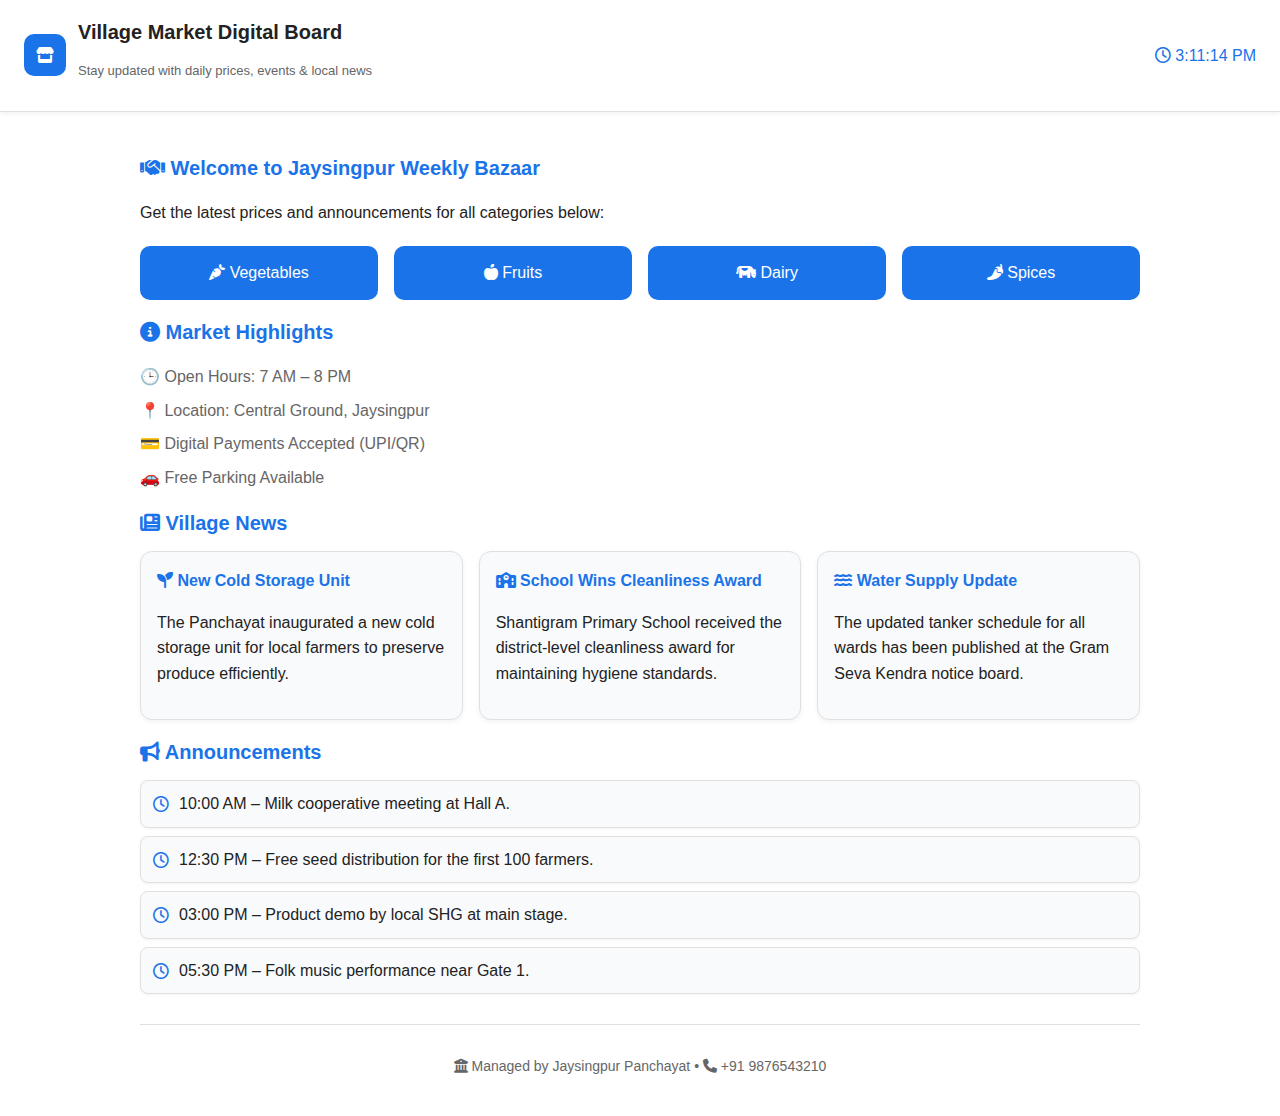
<file: index.html>
<!DOCTYPE html>
<html lang="en">
<head>
  <meta charset="utf-8">
  <meta name="viewport" content="width=device-width, initial-scale=1">
  <title>Village Market Digital Board</title>
  <link rel="stylesheet" href="style.css">
  <link rel="stylesheet" href="https://cdnjs.cloudflare.com/ajax/libs/font-awesome/6.5.0/css/all.min.css">
</head>
<body>
  <header>
    <div class="topbar">
      <div class="brand">
        <div class="logo"><i class="fa-solid fa-store"></i></div>
        <div>
          <h1>Village Market Digital Board</h1>
          <p class="meta">Stay updated with daily prices, events & local news</p>
        </div>
      </div>
      <div class="time"><i class="fa-regular fa-clock"></i> <span id="time"></span></div>
    </div>
  </header>

  <main class="container">
    <!-- Welcome Section -->
    <section class="hero-section">
      <h2 class="section-title"><i class="fa-solid fa-handshake"></i> Welcome to Jaysingpur Weekly Bazaar</h2>
      <p>Get the latest prices and announcements for all categories below:</p>

      <!-- Category Buttons -->
      <div class="button-grid">
        <a href="vegetables.html" class="btn"><i class="fa-solid fa-carrot"></i> Vegetables</a>
        <a href="fruits.html" class="btn"><i class="fa-solid fa-apple-whole"></i> Fruits</a>
        <a href="dairy.html" class="btn"><i class="fa-solid fa-cow"></i> Dairy</a>
        <a href="spices.html" class="btn"><i class="fa-solid fa-pepper-hot"></i> Spices</a>
      </div>
    </section>

    <!-- Market Information -->
    <section class="info">
      <h2 class="section-title"><i class="fa-solid fa-circle-info"></i> Market Highlights</h2>
      <ul>
        <li>🕒 Open Hours: 7 AM – 8 PM</li>
        <li>📍 Location: Central Ground, Jaysingpur </li>
        <li>💳 Digital Payments Accepted (UPI/QR)</li>
        <li>🚗 Free Parking Available</li>
      </ul>
    </section>

    <!-- Village News Section -->
    <section class="news">
      <h2 class="section-title"><i class="fa-solid fa-newspaper"></i> Village News</h2>
      <div class="news-grid">
        <div class="news-card">
          <h3><i class="fa-solid fa-seedling"></i> New Cold Storage Unit</h3>
          <p>The Panchayat inaugurated a new cold storage unit for local farmers to preserve produce efficiently.</p>
        </div>
        <div class="news-card">
          <h3><i class="fa-solid fa-school"></i> School Wins Cleanliness Award</h3>
          <p>Shantigram Primary School received the district-level cleanliness award for maintaining hygiene standards.</p>
        </div>
        <div class="news-card">
          <h3><i class="fa-solid fa-water"></i> Water Supply Update</h3>
          <p>The updated tanker schedule for all wards has been published at the Gram Seva Kendra notice board.</p>
        </div>
      </div>
    </section>

    <!-- Announcements Section -->
    <section class="announcements">
      <h2 class="section-title"><i class="fa-solid fa-bullhorn"></i> Announcements</h2>
      <ul class="announcement-list">
        <li><i class="fa-regular fa-clock"></i> 10:00 AM – Milk cooperative meeting at Hall A.</li>
        <li><i class="fa-regular fa-clock"></i> 12:30 PM – Free seed distribution for the first 100 farmers.</li>
        <li><i class="fa-regular fa-clock"></i> 03:00 PM – Product demo by local SHG at main stage.</li>
        <li><i class="fa-regular fa-clock"></i> 05:30 PM – Folk music performance near Gate 1.</li>
      </ul>
    </section>

    <!-- Footer -->
    <footer>
      <p><i class="fa-solid fa-building-columns"></i> Managed by Jaysingpur Panchayat • <i class="fa-solid fa-phone"></i> +91 9876543210 <br> </p>
    </footer>
  </main>

  <script>
    function updateTime() {
      const now = new Date();
      document.getElementById('time').textContent = now.toLocaleTimeString();
    }
    setInterval(updateTime, 1000);
    updateTime();
  </script>
</body>
</html>
</file>
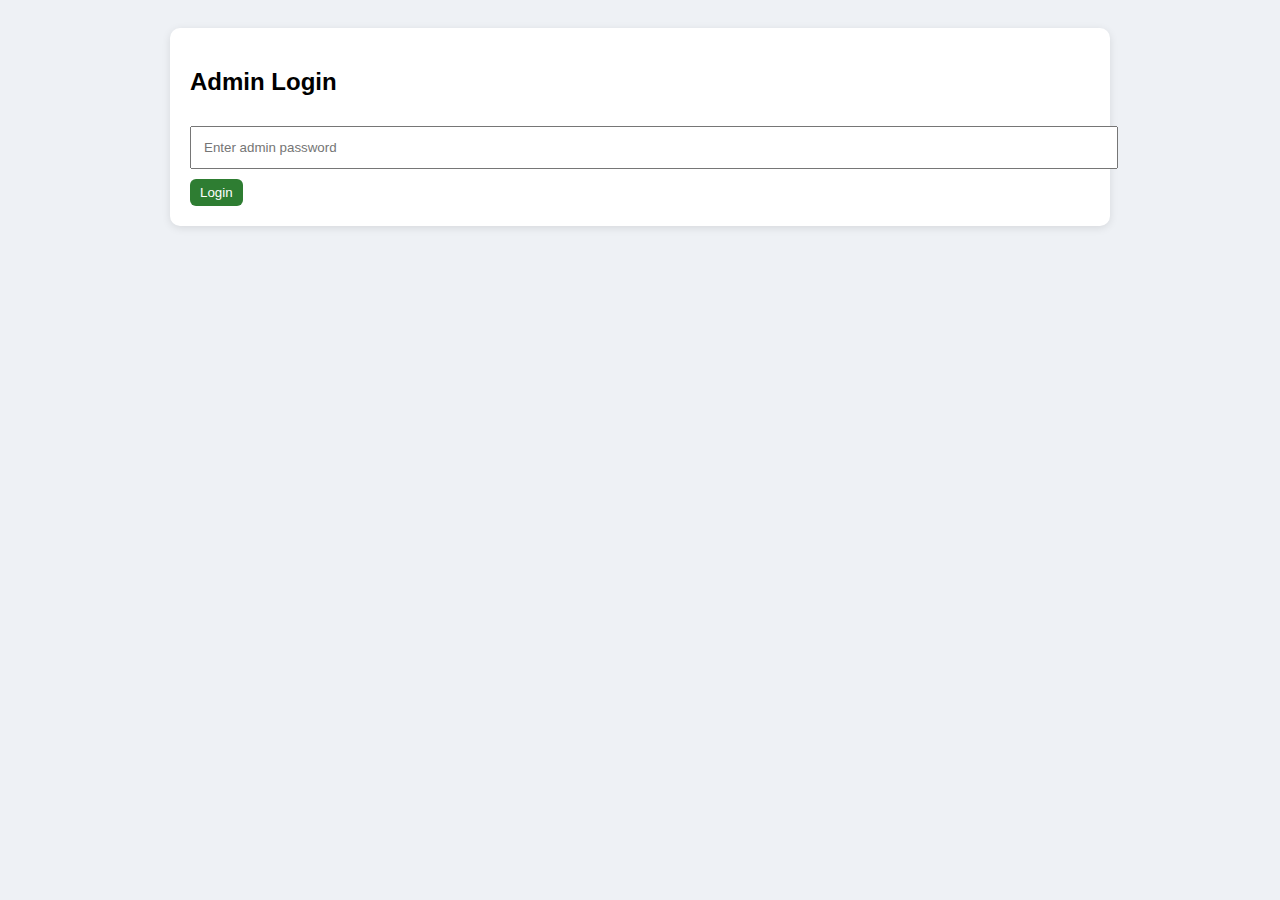
<file: admin.html>
<!DOCTYPE html>
<html lang="en">
<head>
<meta charset="UTF-8">
<title>Admin Panel</title>
<meta name="viewport" content="width=device-width, initial-scale=1">
<style>
    body { font-family: Arial; padding:20px; background:#eef1f5; }
    .card { background:#fff; padding:20px; border-radius:10px; box-shadow:0 2px 8px rgba(0,0,0,0.1); max-width:900px; margin:auto; }
    table { width:100%; border-collapse:collapse; margin-top:20px; }
    th, td { padding:10px; border:1px solid #ccc; }
    .btn { padding:6px 10px; border:none; border-radius:6px; cursor:pointer; color:white; }
    .accept { background:#2e7d32; }
    .reject { background:#c62828; }
    .complete { background:#1565c0; }
    #loginBox input { width:100%; padding:12px; margin:10px 0; }
</style>
</head>
<body>

<div class="card" id="loginBox">
    <h2>Admin Login</h2>
    <input id="adminPass" type="password" placeholder="Enter admin password">
    <button class="btn accept" onclick="login()">Login</button>
    <p style="color:red; display:none;" id="loginError">Incorrect password</p>
</div>

<div class="card" id="adminPanel" style="display:none;">
    <h2>All Orders</h2>

    <table>
        <thead>
            <tr>
                <th>Name</th>
                <th>Phone</th>
                <th>Category</th>
                <th>Items</th>
                <th>Time</th>
                <th>Status</th>
                <th>Action</th>
            </tr>
        </thead>
        <tbody id="orderTable"></tbody>
    </table>
</div>

<script>
function login() {
    const pass = document.getElementById("adminPass").value;
    if (pass !== "admin123") {
        document.getElementById("loginError").style.display = "block";
        return;
    }

    document.getElementById("loginBox").style.display = "none";
    document.getElementById("adminPanel").style.display = "block";
    loadOrders();
}

function loadOrders() {
    let orders = JSON.parse(localStorage.getItem("orders")) || [];
    let table = document.getElementById("orderTable");
    table.innerHTML = "";

    orders.forEach((order, i) => {
        let row = `
            <tr>
                <td>${order.name}</td>
                <td>${order.phone}</td>
                <td>${order.category}</td>
                <td>${order.items}</td>
                <td>${order.time}</td>
                <td>${order.status}</td>
                <td>
                    <button class="btn accept" onclick="updateStatus(${i}, 'Accepted')">Accept</button>
                    <button class="btn reject" onclick="updateStatus(${i}, 'Rejected')">Reject</button>
                    <button class="btn complete" onclick="updateStatus(${i}, 'Completed')">Complete</button>
                </td>
            </tr>
        `;
        table.innerHTML += row;
    });
}

function updateStatus(id, status) {
    let orders = JSON.parse(localStorage.getItem("orders"));
    orders[id].status = status;
    localStorage.setItem("orders", JSON.stringify(orders));
    loadOrders();
}
</script>

</body>
</html>
</file>
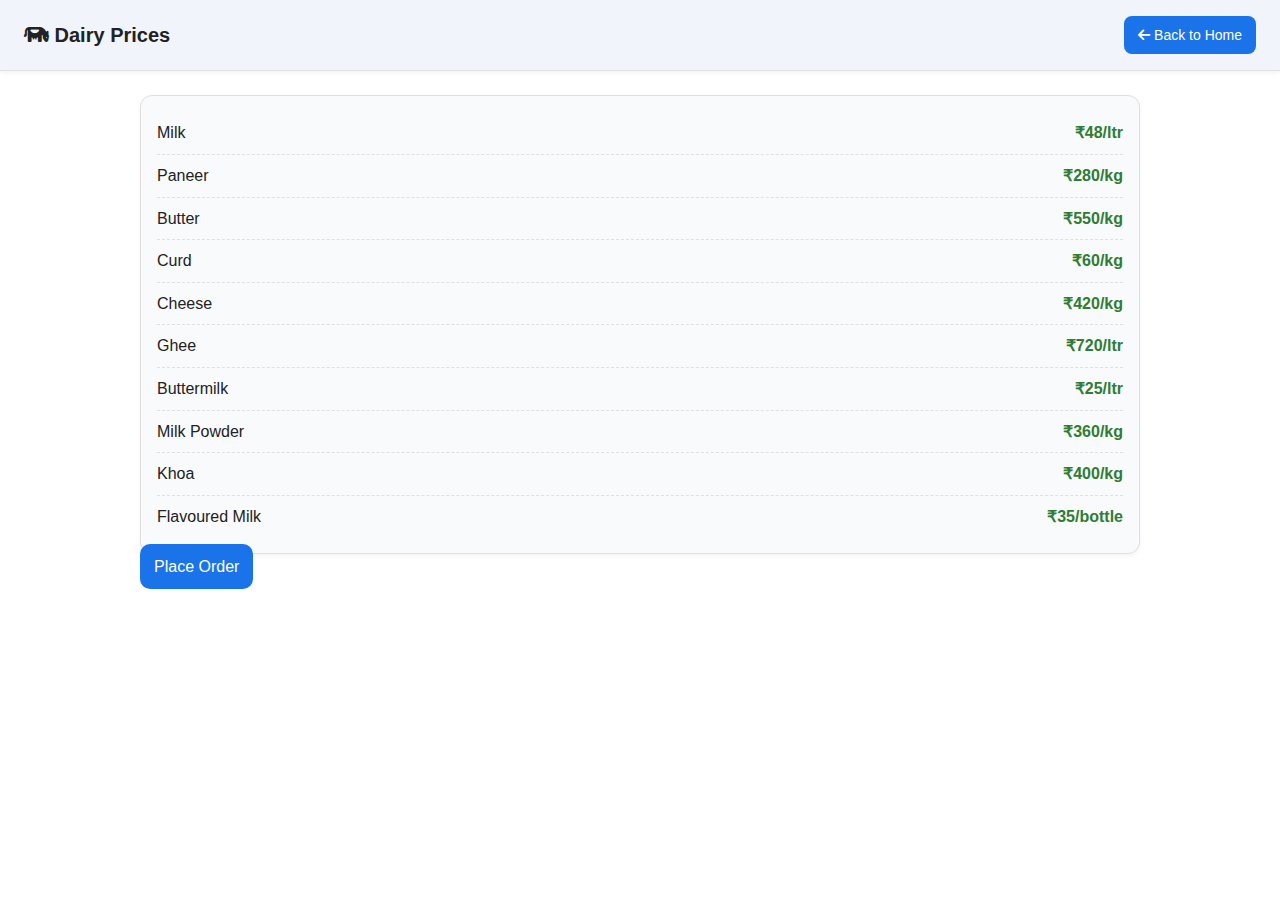
<file: dairy.html>
<!DOCTYPE html>
<html lang="en">
<head>
  <meta charset="utf-8">
  <meta name="viewport" content="width=device-width, initial-scale=1">
  <title>Dairy - Village Market</title>
  <link rel="stylesheet" href="style.css">
  <link rel="stylesheet" href="https://cdnjs.cloudflare.com/ajax/libs/font-awesome/6.5.0/css/all.min.css">
</head>
<body>
  <header class="sub-header">
    <h1><i class="fa-solid fa-cow"></i> Dairy Prices</h1>
    <a href="index.html" class="back-btn"><i class="fa-solid fa-arrow-left"></i> Back to Home</a>
  </header>

  <main class="container">
    <div class="price-card">
      <ul class="price-list">
        <li><span>Milk</span><b>₹48/ltr</b></li>
        <li><span>Paneer</span><b>₹280/kg</b></li>
        <li><span>Butter</span><b>₹550/kg</b></li>
        <li><span>Curd</span><b>₹60/kg</b></li>
        <li><span>Cheese</span><b>₹420/kg</b></li>
        <li><span>Ghee</span><b>₹720/ltr</b></li>
        <li><span>Buttermilk</span><b>₹25/ltr</b></li>
        <li><span>Milk Powder</span><b>₹360/kg</b></li>
        <li><span>Khoa</span><b>₹400/kg</b></li>
        <li><span>Flavoured Milk</span><b>₹35/bottle</b></li>
      </ul>
    </div>
    <a href="order.html" class="btn">Place Order</a>
  </main>
</body>
</html>
</file>
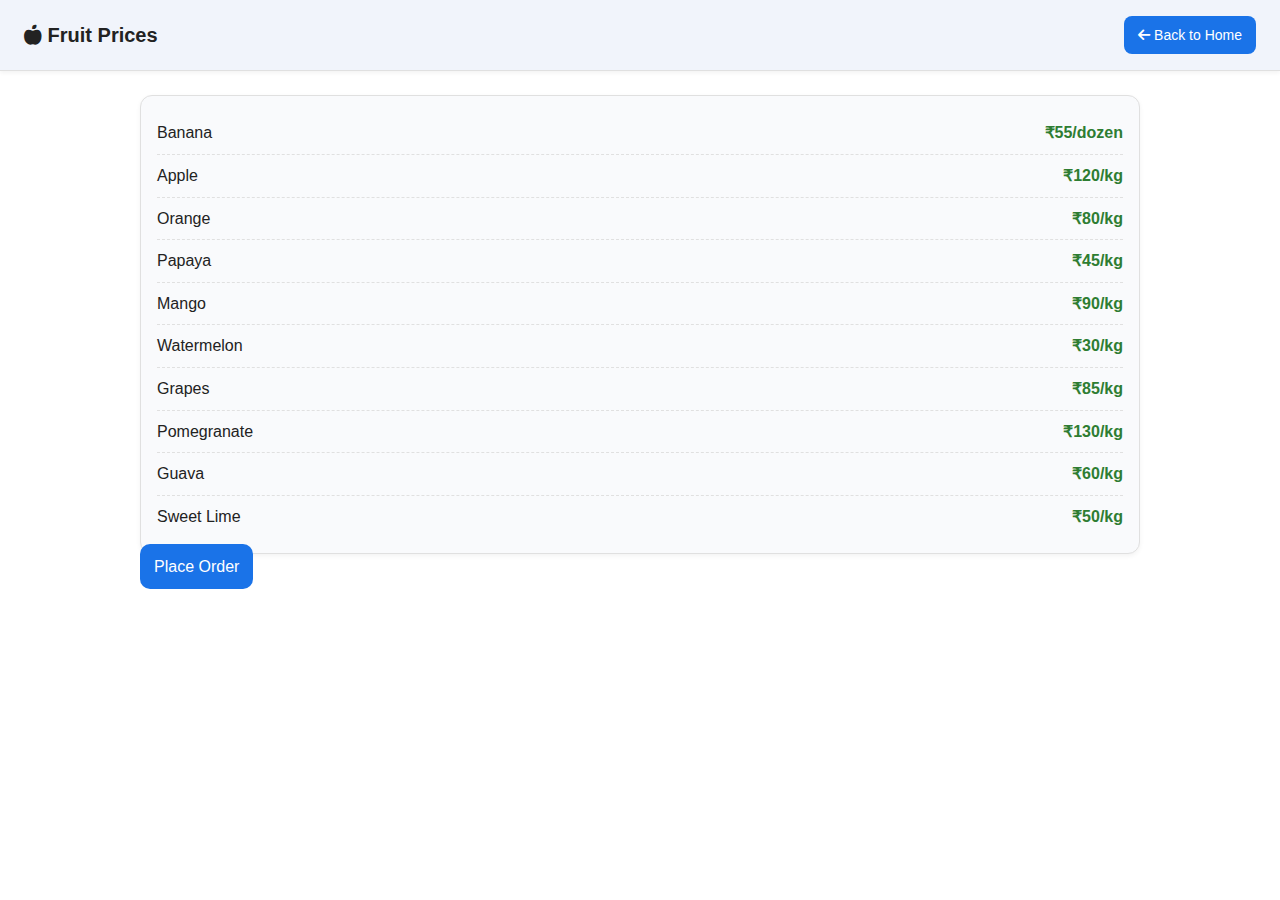
<file: fruits.html>
<!DOCTYPE html>
<html lang="en">
<head>
  <meta charset="utf-8">
  <meta name="viewport" content="width=device-width, initial-scale=1">
  <title>Fruits - Village Market</title>
  <link rel="stylesheet" href="style.css">
  <link rel="stylesheet" href="https://cdnjs.cloudflare.com/ajax/libs/font-awesome/6.5.0/css/all.min.css">
</head>
<body>
  <header class="sub-header">
    <h1><i class="fa-solid fa-apple-whole"></i> Fruit Prices</h1>
    <a href="index.html" class="back-btn"><i class="fa-solid fa-arrow-left"></i> Back to Home</a>
  </header>

  <main class="container">
    <div class="price-card">
      <ul class="price-list">
        <li><span>Banana</span><b>₹55/dozen</b></li>
        <li><span>Apple</span><b>₹120/kg</b></li>
        <li><span>Orange</span><b>₹80/kg</b></li>
        <li><span>Papaya</span><b>₹45/kg</b></li>
        <li><span>Mango</span><b>₹90/kg</b></li>
        <li><span>Watermelon</span><b>₹30/kg</b></li>
        <li><span>Grapes</span><b>₹85/kg</b></li>
        <li><span>Pomegranate</span><b>₹130/kg</b></li>
        <li><span>Guava</span><b>₹60/kg</b></li>
        <li><span>Sweet Lime</span><b>₹50/kg</b></li>
      </ul>
    </div>
    <a href="order.html" class="btn">Place Order</a>
  </main>
</body>
</html>
</file>
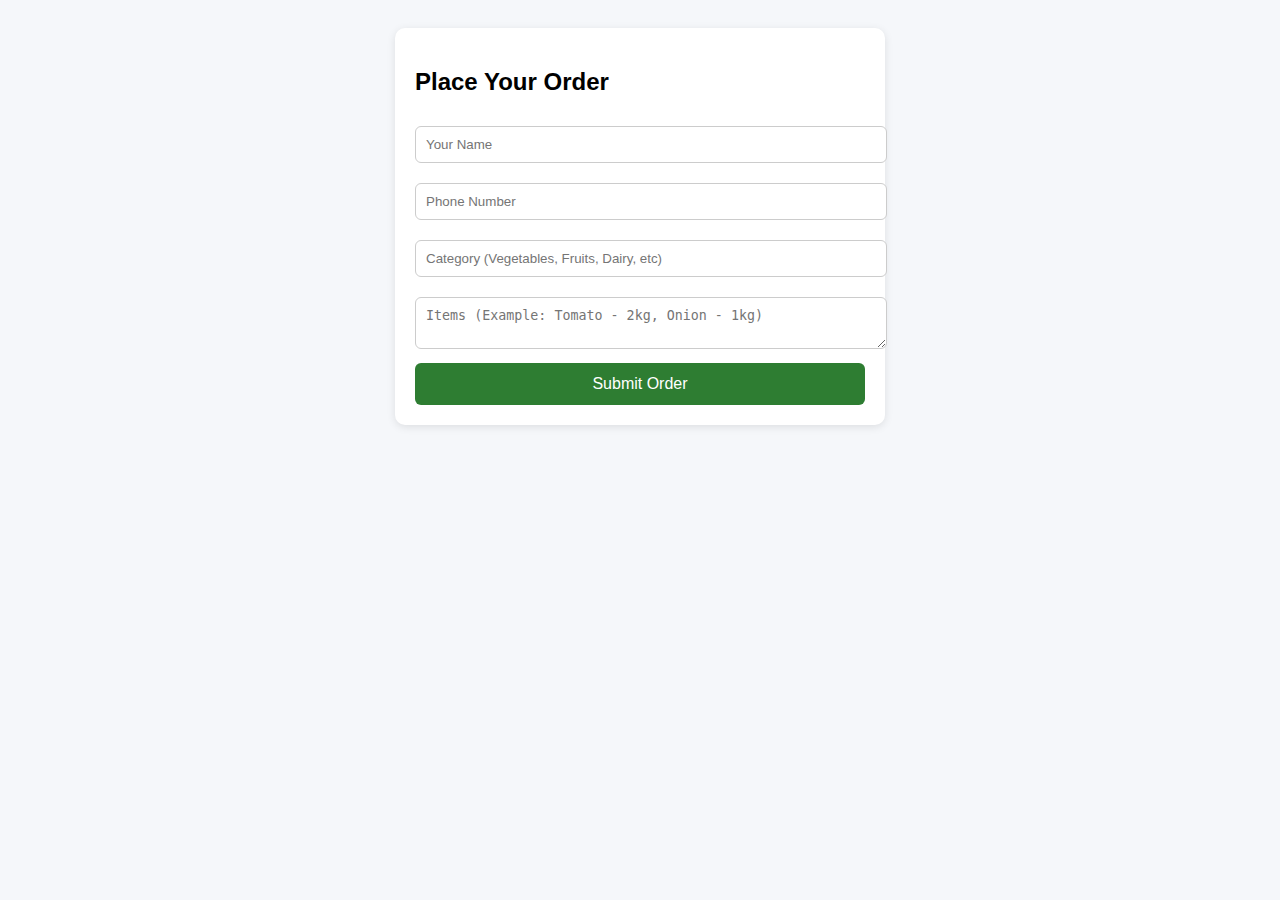
<file: order.html>
<!DOCTYPE html>
<html lang="en">
<head>
<meta charset="UTF-8">
<title>Place Order</title>
<meta name="viewport" content="width=device-width, initial-scale=1">
<style>
    body { font-family: Arial; background:#f5f7fa; padding:20px; }
    .card { background:#fff; padding:20px; max-width:450px; margin:auto; border-radius:10px; box-shadow:0 2px 8px rgba(0,0,0,0.1); }
    input, textarea, select { width:100%; padding:10px; margin:10px 0; border-radius:6px; border:1px solid #ccc; }
    button { width:100%; padding:12px; background:#2e7d32; color:white; border:none; border-radius:6px; cursor:pointer; font-size:16px; }
</style>
</head>
<body>

<div class="card">
    <h2>Place Your Order</h2>

    <input id="name" placeholder="Your Name">
    <input id="phone" placeholder="Phone Number">
    <input id="category" placeholder="Category (Vegetables, Fruits, Dairy, etc)">
    <textarea id="items" placeholder="Items (Example: Tomato - 2kg, Onion - 1kg)"></textarea>

    <button onclick="submitOrder()">Submit Order</button>

    <p id="msg" style="color:green; font-weight:bold; display:none; margin-top:10px;">
        ✔ Order submitted! Admin will review it.
    </p>
</div>

<script>
function submitOrder() {
    let order = {
        name: document.getElementById("name").value,
        phone: document.getElementById("phone").value,
        category: document.getElementById("category").value,
        items: document.getElementById("items").value,
        status: "Pending",
        time: new Date().toLocaleString()
    };

    // Get existing orders
    let allOrders = JSON.parse(localStorage.getItem("orders")) || [];
    allOrders.push(order);

    // Save back to localStorage
    localStorage.setItem("orders", JSON.stringify(allOrders));

    document.getElementById("msg").style.display = "block";

    // Clear the form
    document.getElementById("name").value = "";
    document.getElementById("phone").value = "";
    document.getElementById("category").value = "";
    document.getElementById("items").value = "";
}
</script>

</body>
</html>
</file>
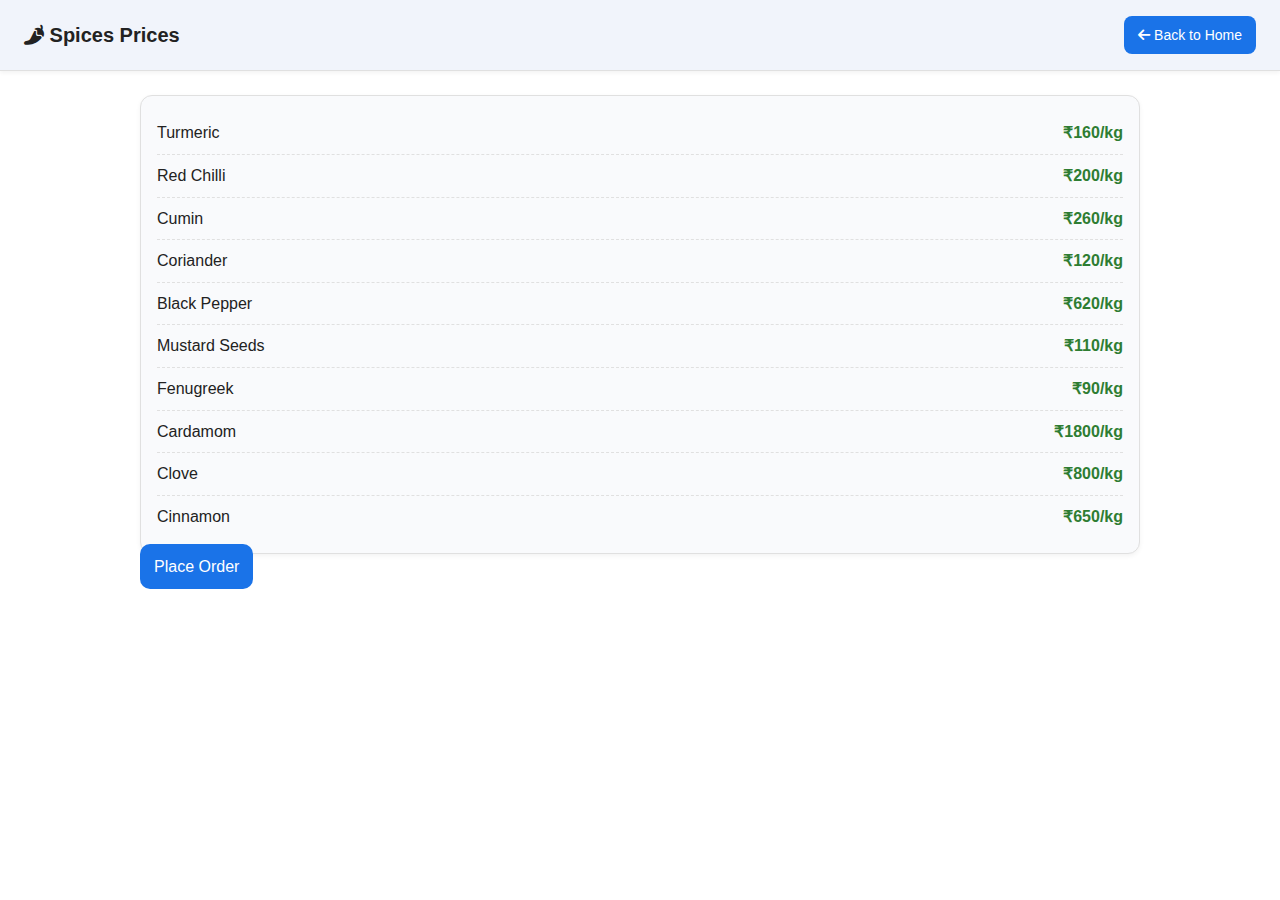
<file: spices.html>
<!DOCTYPE html>
<html lang="en">
<head>
  <meta charset="utf-8">
  <meta name="viewport" content="width=device-width, initial-scale=1">
  <title>Spices - Village Market</title>
  <link rel="stylesheet" href="style.css">
  <link rel="stylesheet" href="https://cdnjs.cloudflare.com/ajax/libs/font-awesome/6.5.0/css/all.min.css">
</head>
<body>
  <header class="sub-header">
    <h1><i class="fa-solid fa-pepper-hot"></i> Spices Prices</h1>
    <a href="index.html" class="back-btn"><i class="fa-solid fa-arrow-left"></i> Back to Home</a>
  </header>

  <main class="container">
    <div class="price-card">
      <ul class="price-list">
        <li><span>Turmeric</span><b>₹160/kg</b></li>
        <li><span>Red Chilli</span><b>₹200/kg</b></li>
        <li><span>Cumin</span><b>₹260/kg</b></li>
        <li><span>Coriander</span><b>₹120/kg</b></li>
        <li><span>Black Pepper</span><b>₹620/kg</b></li>
        <li><span>Mustard Seeds</span><b>₹110/kg</b></li>
        <li><span>Fenugreek</span><b>₹90/kg</b></li>
        <li><span>Cardamom</span><b>₹1800/kg</b></li>
        <li><span>Clove</span><b>₹800/kg</b></li>
        <li><span>Cinnamon</span><b>₹650/kg</b></li>
      </ul>
    </div>
    <a href="order.html" class="btn">Place Order</a>
  </main>
</body>
</html>
</file>
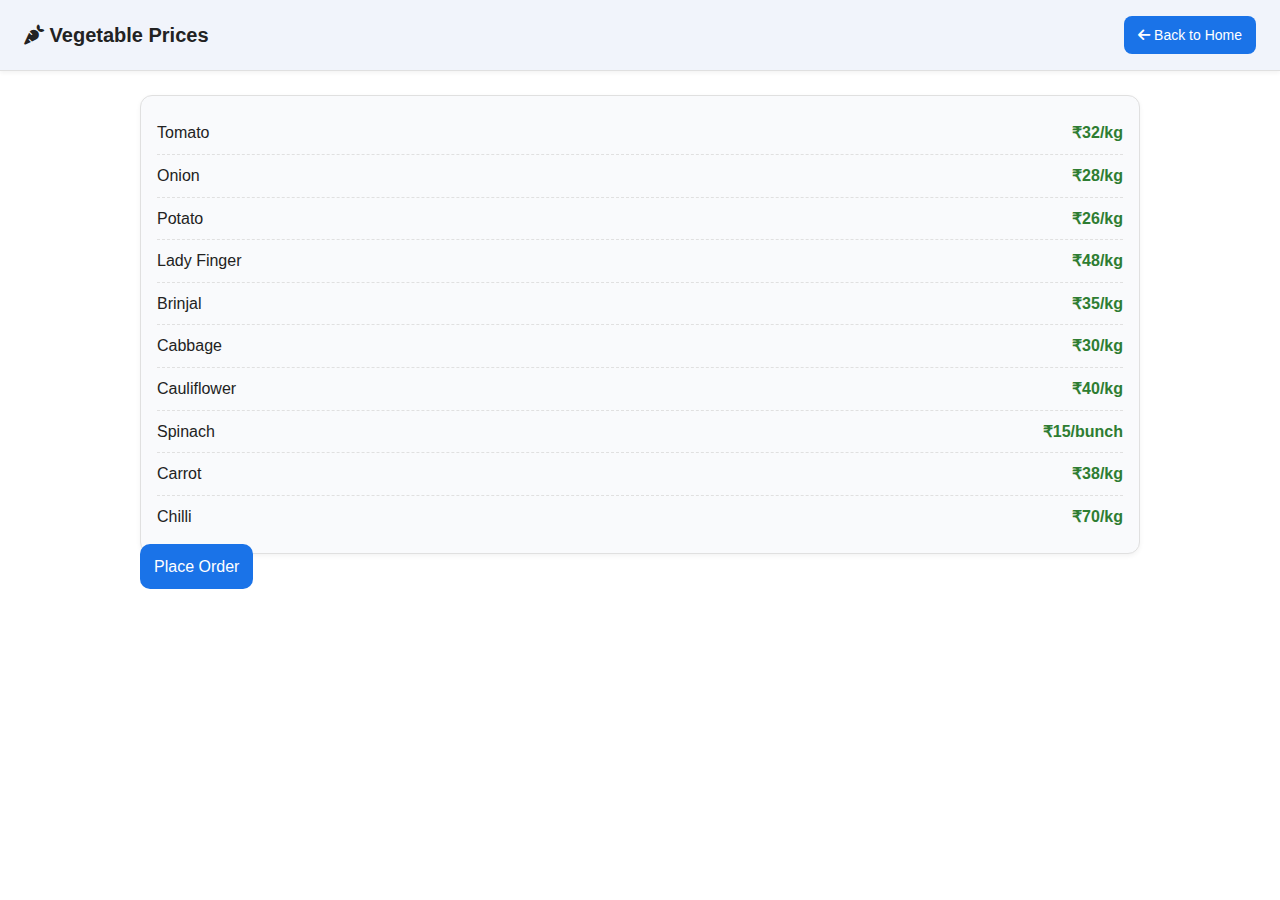
<file: vegetables.html>
<!DOCTYPE html>
<html lang="en">
<head>
  <meta charset="utf-8">
  <meta name="viewport" content="width=device-width, initial-scale=1">
  <title>Vegetables - Village Market</title>
  <link rel="stylesheet" href="style.css">
  <link rel="stylesheet" href="https://cdnjs.cloudflare.com/ajax/libs/font-awesome/6.5.0/css/all.min.css">
</head>
<body>
  <header class="sub-header">
    <h1><i class="fa-solid fa-carrot"></i> Vegetable Prices</h1>
    <a href="index.html" class="back-btn"><i class="fa-solid fa-arrow-left"></i> Back to Home</a>
  </header>

  <main class="container">
    <div class="price-card">
      <ul class="price-list">
        <li><span>Tomato</span><b>₹32/kg</b></li>
        <li><span>Onion</span><b>₹28/kg</b></li>
        <li><span>Potato</span><b>₹26/kg</b></li>
        <li><span>Lady Finger</span><b>₹48/kg</b></li>
        <li><span>Brinjal</span><b>₹35/kg</b></li>
        <li><span>Cabbage</span><b>₹30/kg</b></li>
        <li><span>Cauliflower</span><b>₹40/kg</b></li>
        <li><span>Spinach</span><b>₹15/bunch</b></li>
        <li><span>Carrot</span><b>₹38/kg</b></li>
        <li><span>Chilli</span><b>₹70/kg</b></li>
      </ul>
    </div>
    <a href="order.html" class="btn">Place Order</a>
  </main>
</body>
</html>
</file>
<file: style.css>
:root {
  --bg: #ffffff;
  --panel: #f9fafc;
  --border: #e0e0e0;
  --text: #222;
  --muted: #666;
  --brand: #1a73e8;
  --accent: #2e7d32;
  --chip: #f3f6fa;
}

body {
  margin: 0;
  font-family: "Segoe UI", sans-serif;
  background: var(--bg);
  color: var(--text);
  line-height: 1.6;
}

header {
  background: #ffffff;
  border-bottom: 1px solid var(--border);
  box-shadow: 0 2px 4px rgba(0,0,0,0.05);
  padding: 16px 24px;
}

.topbar {
  display: flex;
  justify-content: space-between;
  align-items: center;
}

.brand {
  display: flex;
  align-items: center;
  gap: 12px;
}

.logo {
  background: var(--brand);
  color: white;
  width: 42px;
  height: 42px;
  border-radius: 10px;
  display: grid;
  place-items: center;
}

h1 {
  margin: 0;
  font-size: 20px;
}

.meta {
  color: var(--muted);
  font-size: 13px;
}

.time {
  color: var(--brand);
  font-weight: 500;
}

.container {
  max-width: 1000px;
  margin: 0 auto;
  padding: 24px;
}

.section-title {
  font-size: 20px;
  color: var(--brand);
  margin-bottom: 12px;
}

.button-grid {
  display: grid;
  grid-template-columns: repeat(auto-fit, minmax(220px, 1fr));
  gap: 16px;
  margin-top: 20px;
}

.btn {
  background: var(--brand);
  color: white;
  text-decoration: none;
  padding: 14px;
  border-radius: 10px;
  text-align: center;
  font-weight: 500;
  transition: 0.3s;
}

.btn:hover {
  background: #155cc6;
}

/* Info Section */
.info ul {
  list-style: none;
  padding: 0;
}

.info li {
  margin: 8px 0;
  color: var(--muted);
}

/* Sub Pages */
.sub-header {
  display: flex;
  justify-content: space-between;
  align-items: center;
  padding: 16px 24px;
  background: #f1f4fb;
  border-bottom: 1px solid var(--border);
}

.back-btn {
  background: var(--brand);
  color: white;
  padding: 8px 14px;
  border-radius: 8px;
  text-decoration: none;
  font-size: 14px;
  transition: 0.3s;
}

.back-btn:hover {
  background: #155cc6;
}

/* Price Lists */
.price-card {
  background: var(--panel);
  border: 1px solid var(--border);
  border-radius: 12px;
  box-shadow: 0 2px 5px rgba(0,0,0,0.05);
  padding: 16px;
}

.price-list {
  list-style: none;
  padding: 0;
  margin: 0;
}

.price-list li {
  display: flex;
  justify-content: space-between;
  padding: 8px 0;
  border-bottom: 1px dashed var(--border);
}

.price-list li:last-child {
  border-bottom: none;
}

.price-list b {
  color: var(--accent);
}

/* Footer */
footer {
  margin-top: 30px;
  padding-top: 16px;
  border-top: 1px solid var(--border);
  color: var(--muted);
  text-align: center;
  font-size: 14px;
}
/* News Section */
.news-grid {
  display: grid;
  grid-template-columns: repeat(auto-fit, minmax(280px, 1fr));
  gap: 16px;
  margin-top: 10px;
}

.news-card {
  background: var(--panel);
  border: 1px solid var(--border);
  border-radius: 12px;
  padding: 16px;
  box-shadow: 0 2px 5px rgba(0,0,0,0.05);
  transition: transform 0.2s;
}

.news-card:hover {
  transform: translateY(-3px);
}

.news-card h3 {
  color: var(--brand);
  margin: 0 0 6px;
  font-size: 16px;
}

/* Announcements Section */
.announcement-list {
  list-style: none;
  padding: 0;
  margin: 0;
}

.announcement-list li {
  background: var(--panel);
  margin: 8px 0;
  padding: 10px 12px;
  border-radius: 8px;
  border: 1px solid var(--border);
  display: flex;
  align-items: center;
  gap: 10px;
  color: var(--text);
  box-shadow: 0 1px 3px rgba(0,0,0,0.05);
}

.announcement-list i {
  color: var(--brand);
}
</file>
